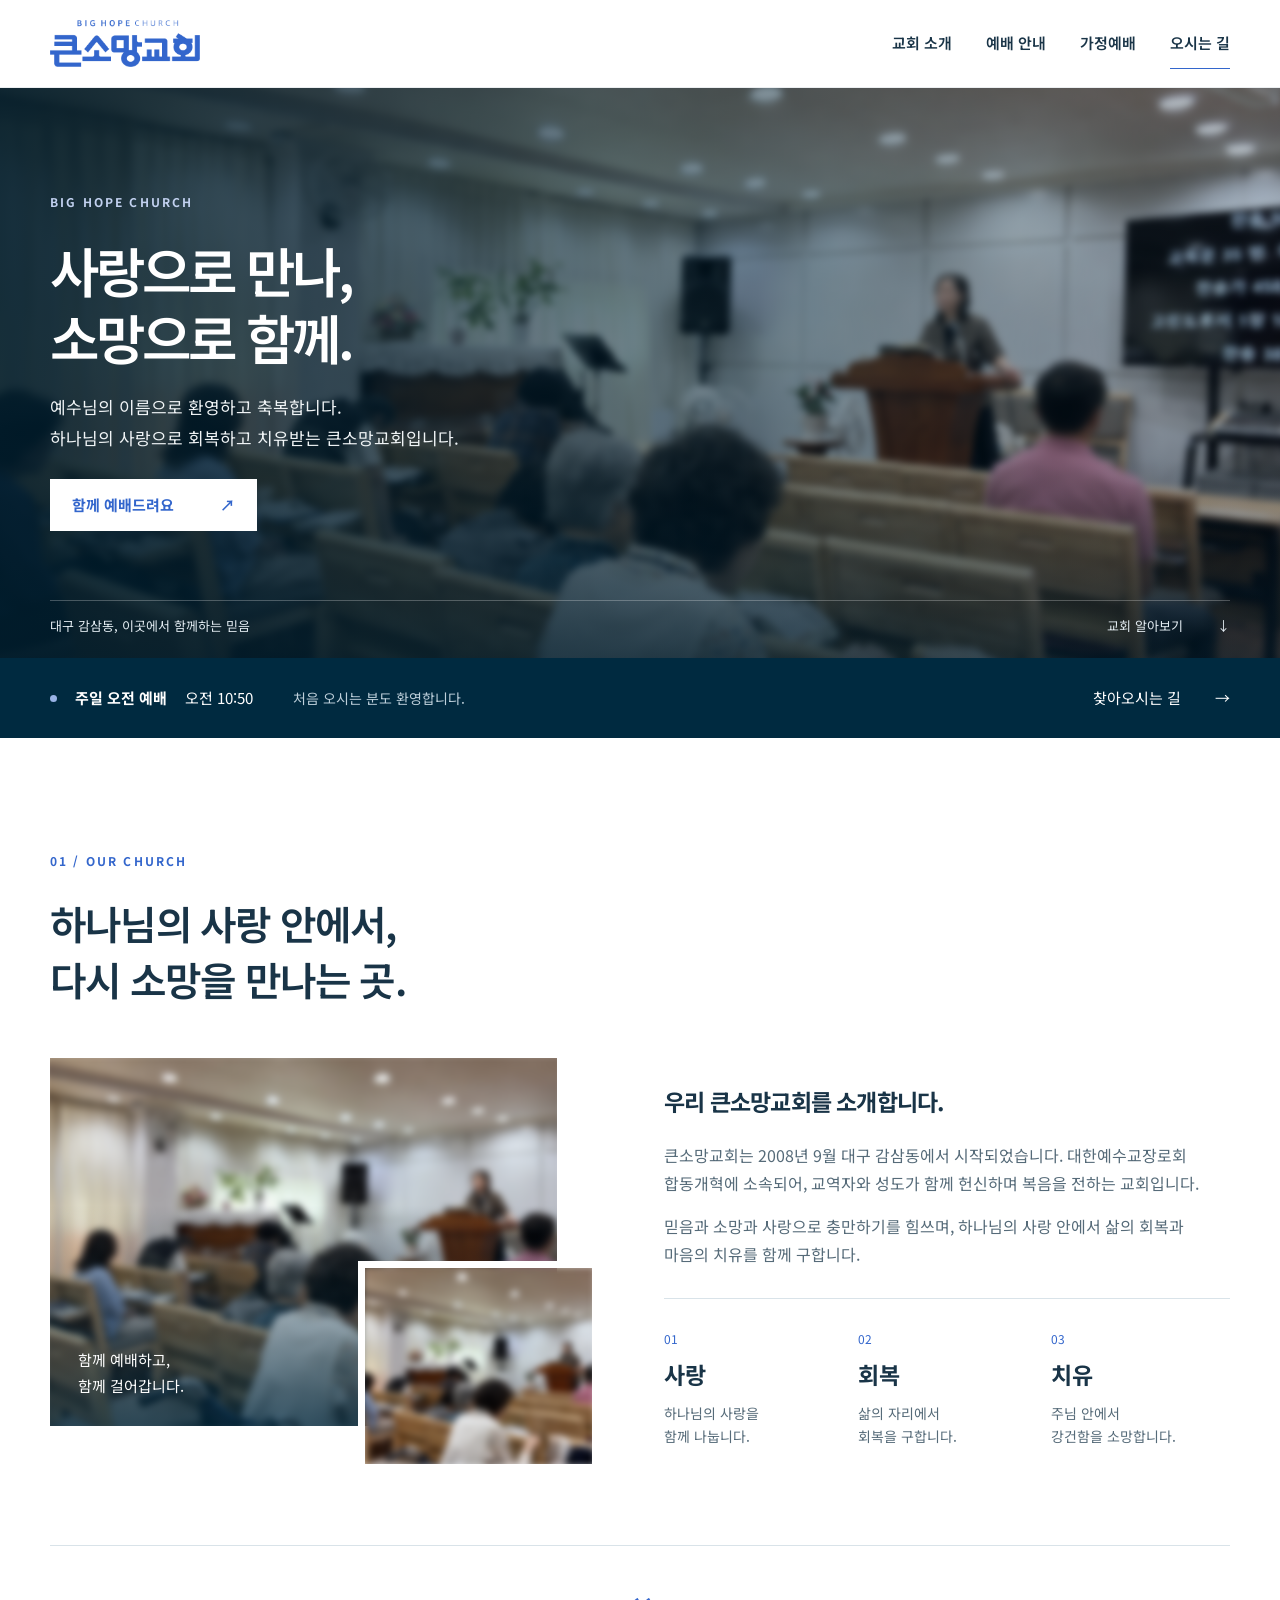
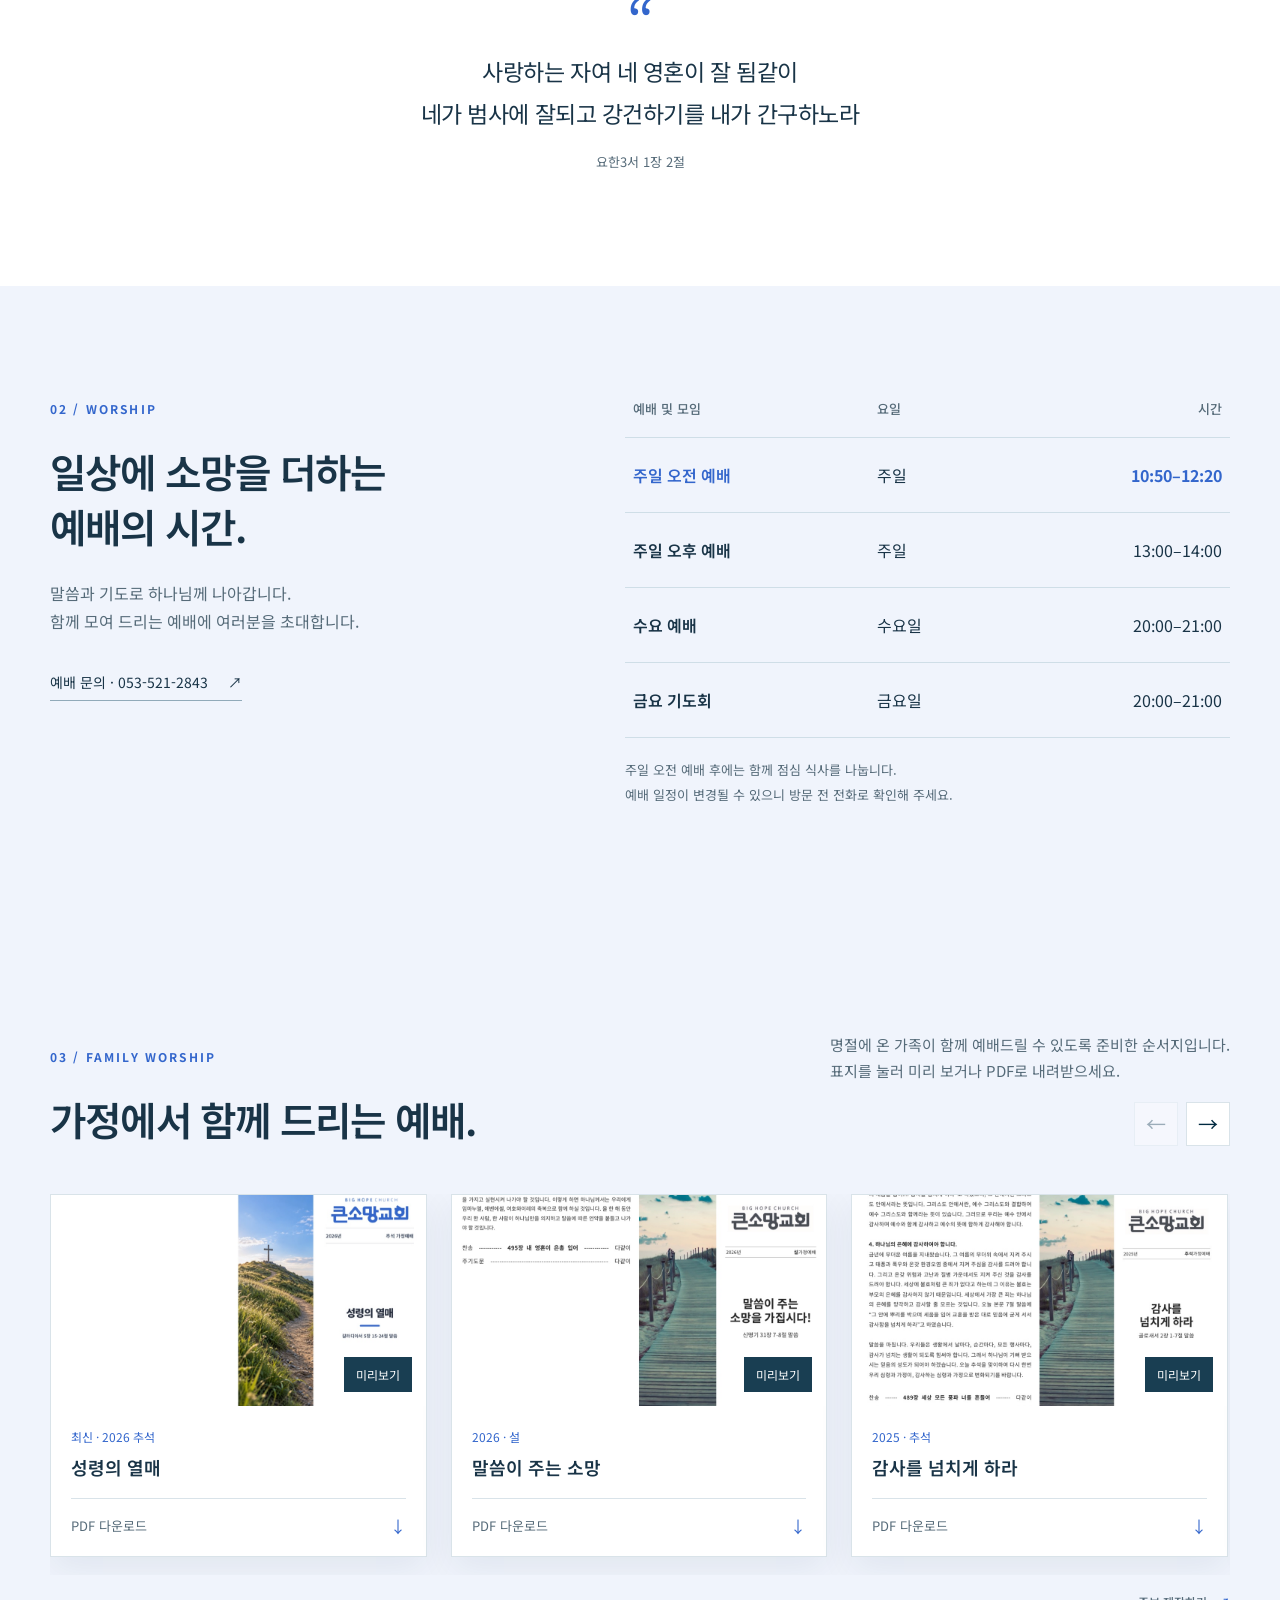
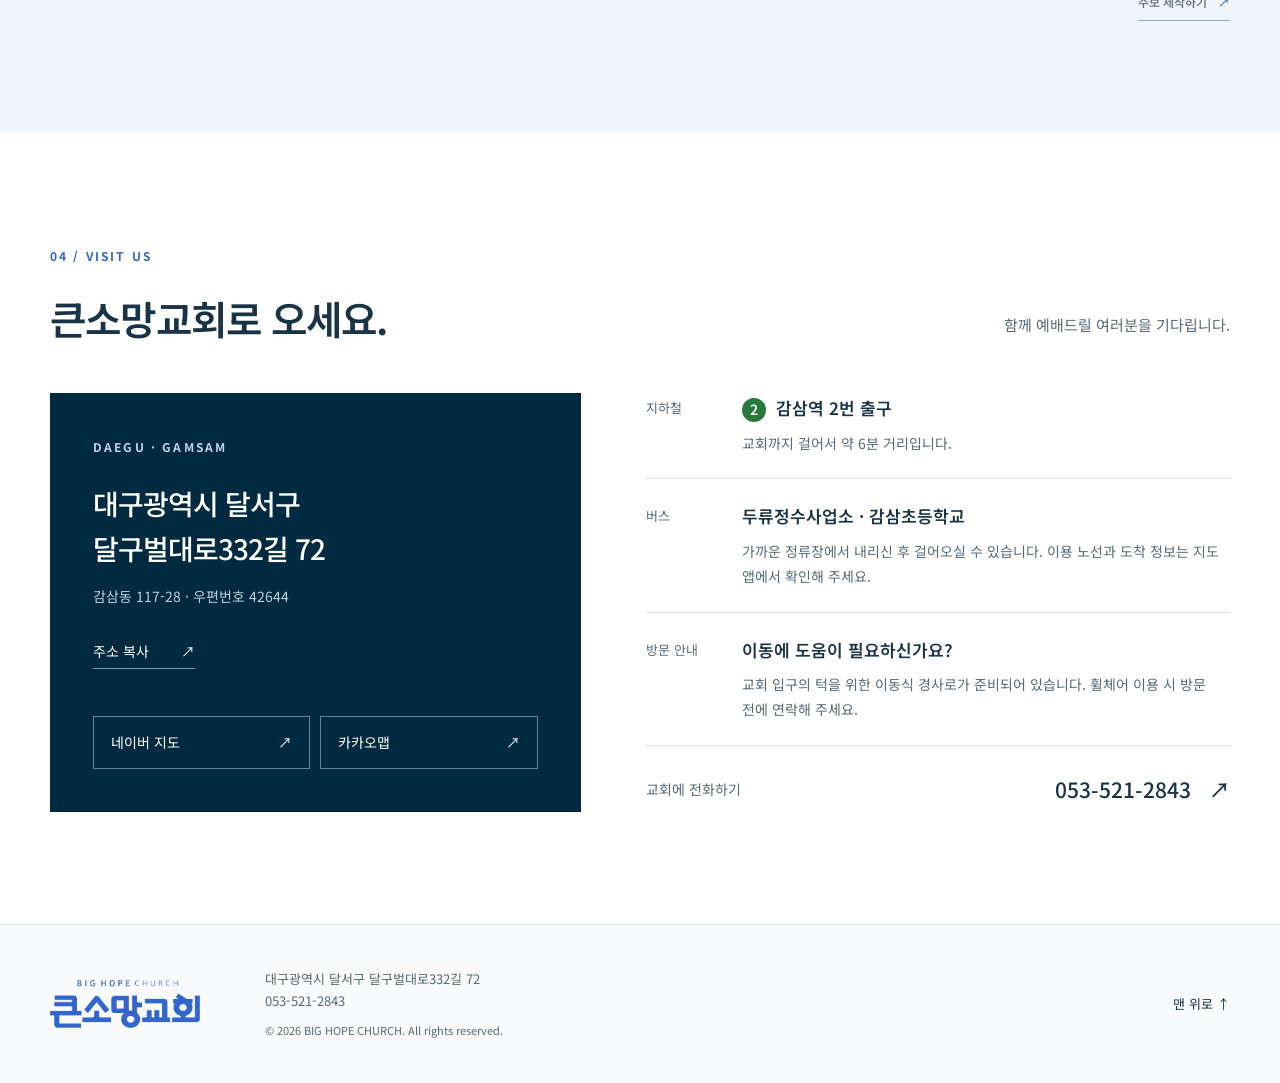
<file: index.html>
<!doctype html>
<html lang="ko">
<head>
  <meta charset="utf-8">
  <meta name="viewport" content="width=device-width, initial-scale=1">
  <meta name="theme-color" content="#002a40">
  <title>대구큰소망교회</title>
  <meta name="description" content="대구큰소망교회는 대구광역시 달서구 감삼동에 위치한 대한예수교장로회 합동개혁 교회입니다. 주일·수요·금요 예배 시간과 교회 소개, 가정예배 순서지, 오시는 길을 안내합니다.">
  <meta name="keywords" content="대구큰소망교회, 큰소망교회, 대구 교회, 달서구 교회, 감삼동 교회, 대구 예배, 감삼역 교회">
  <meta name="robots" content="index, follow, max-image-preview:large">
  <meta name="author" content="대구큰소망교회">
  <link rel="canonical" href="https://bighope.co.kr/">
  <meta property="og:type" content="website">
  <meta property="og:locale" content="ko_KR">
  <meta property="og:site_name" content="대구큰소망교회">
  <meta property="og:title" content="대구큰소망교회">
  <meta property="og:description" content="예수님의 이름으로 환영하고 축복합니다. 대구 감삼동 대구큰소망교회의 예배 시간과 방문 정보를 확인하세요.">
  <meta property="og:url" content="https://bighope.co.kr/">
  <meta property="og:image" content="https://bighope.co.kr/assets/worship-gathering-hero.jpg">
  <meta property="og:image:width" content="2400">
  <meta property="og:image:height" content="1350">
  <meta property="og:image:alt" content="성도들이 함께 예배드리는 대구큰소망교회 예배당">
  <meta name="twitter:card" content="summary_large_image">
  <meta name="twitter:title" content="대구큰소망교회">
  <meta name="twitter:description" content="대구 달서구 감삼동 대구큰소망교회의 예배 및 방문 안내입니다.">
  <meta name="twitter:image" content="https://bighope.co.kr/assets/worship-gathering-hero.jpg">
  <link rel="icon" type="image/png" href="assets/logo.png">
  <link rel="stylesheet" href="styles.css">
  <script src="script.js" defer></script>
  <script type="application/ld+json">
  {
    "@context": "https://schema.org",
    "@type": "Church",
    "@id": "https://bighope.co.kr/#church",
    "name": "대구큰소망교회",
    "alternateName": ["큰소망교회", "BIG HOPE CHURCH"],
    "url": "https://bighope.co.kr/",
    "logo": "https://bighope.co.kr/assets/church-logo-english-top.png",
    "image": "https://bighope.co.kr/assets/worship-gathering-hero.jpg",
    "telephone": "+82-53-521-2843",
    "address": {
      "@type": "PostalAddress",
      "streetAddress": "달구벌대로332길 72",
      "addressLocality": "달서구",
      "addressRegion": "대구광역시",
      "postalCode": "42644",
      "addressCountry": "KR"
    }
  }
  </script>
</head>
<body>
  <a class="skip-link" href="#main">본문 바로가기</a>
  <header class="site-header">
    <div class="container header-inner">
      <a class="brand" href="#home" aria-label="대구큰소망교회 처음으로"><img class="church-wordmark" src="assets/church-logo-english-top.png" width="444" height="142" alt="대구큰소망교회 · BIG HOPE CHURCH"></a>
      <button class="menu-toggle" type="button" aria-controls="main-nav" aria-expanded="false">메뉴 <span aria-hidden="true">☰</span></button>
      <nav id="main-nav" aria-label="주 메뉴"><a href="#about">교회 소개</a><a href="#worship">예배 안내</a><a href="#home-worship">가정예배</a><a href="#visit">오시는 길</a></nav>
    </div>
  </header>
  <main id="main">
    <section id="home" class="hero" aria-labelledby="hero-title">
      <img class="hero-image" src="assets/worship-gathering-hero.jpg" alt="성도들이 함께 예배드리는 큰소망교회 예배당" width="2400" height="1350" fetchpriority="high">
      <div class="hero-shade"></div>
      <div class="container hero-content"><p class="eyebrow light">BIG HOPE CHURCH</p><h1 id="hero-title">사랑으로 만나,<br>소망으로 함께.</h1><p class="hero-description">예수님의 이름으로 환영하고 축복합니다.<br>하나님의 사랑으로 회복하고 치유받는 큰소망교회입니다.</p><a class="button button-white" href="#worship">함께 예배드려요 <span aria-hidden="true">↗</span></a></div>
      <div class="container hero-bottom"><span>대구 감삼동, 이곳에서 함께하는 믿음</span><a href="#about">교회 알아보기 <span aria-hidden="true">↓</span></a></div>
    </section>
    <div class="service-strip"><div class="container strip-inner"><div><span class="status-dot"></span><strong>주일 오전 예배</strong><span>오전 10:50</span></div><p>처음 오시는 분도 환영합니다.</p><a href="#visit">찾아오시는 길 <span aria-hidden="true">→</span></a></div></div>
    <section id="about" class="section about" aria-labelledby="about-title"><div class="container">
      <div class="section-heading"><p class="eyebrow">01 / OUR CHURCH</p><h2 id="about-title">하나님의 사랑 안에서,<br>다시 소망을 만나는 곳.</h2></div>
      <div class="about-grid"><div class="about-photos"><div class="about-photo about-photo-main"><img src="assets/worship-gathering-1.jpg" alt="말씀을 들으며 함께 예배드리는 큰소망교회 성도들" width="1800" height="1013" loading="lazy"><span>함께 예배하고,<br>함께 걸어갑니다.</span></div><div class="about-photo about-photo-small"><img src="assets/worship-gathering-2.jpg" alt="큰소망교회의 주일예배 풍경" width="1400" height="788" loading="lazy"></div></div><div class="about-copy"><h3>우리 큰소망교회를 소개합니다.</h3><p>큰소망교회는 2008년 9월 대구 감삼동에서 시작되었습니다. 대한예수교장로회 합동개혁에 소속되어, 교역자와 성도가 함께 헌신하며 복음을 전하는 교회입니다.</p><p>믿음과 소망과 사랑으로 충만하기를 힘쓰며, 하나님의 사랑 안에서 삶의 회복과 마음의 치유를 함께 구합니다.</p><div class="values"><div><span>01</span><h4>사랑</h4><p>하나님의 사랑을<br>함께 나눕니다.</p></div><div><span>02</span><h4>회복</h4><p>삶의 자리에서<br>회복을 구합니다.</p></div><div><span>03</span><h4>치유</h4><p>주님 안에서<br>강건함을 소망합니다.</p></div></div></div></div>
      <blockquote><span class="quote-mark" aria-hidden="true">“</span><p>사랑하는 자여 네 영혼이 잘 됨같이<br>네가 범사에 잘되고 강건하기를 내가 간구하노라</p><cite>요한3서 1장 2절</cite></blockquote>
    </div></section>
    <section id="worship" class="section worship" aria-labelledby="worship-title"><div class="container worship-grid"><div class="worship-intro"><p class="eyebrow">02 / WORSHIP</p><h2 id="worship-title">일상에 소망을 더하는<br>예배의 시간.</h2><p>말씀과 기도로 하나님께 나아갑니다.<br>함께 모여 드리는 예배에 여러분을 초대합니다.</p><a class="text-link" href="tel:0535212843">예배 문의 · 053-521-2843 <span aria-hidden="true">↗</span></a></div><div class="schedule"><table><caption class="sr-only">큰소망교회 정기 예배 시간</caption><thead><tr><th scope="col">예배 및 모임</th><th scope="col">요일</th><th scope="col">시간</th></tr></thead><tbody><tr class="sunday"><th scope="row">주일 오전 예배</th><td>주일</td><td>10:50–12:20</td></tr><tr><th scope="row">주일 오후 예배</th><td>주일</td><td>13:00–14:00</td></tr><tr><th scope="row">수요 예배</th><td>수요일</td><td>20:00–21:00</td></tr><tr><th scope="row">금요 기도회</th><td>금요일</td><td>20:00–21:00</td></tr></tbody></table><p class="schedule-note">주일 오전 예배 후에는 함께 점심 식사를 나눕니다.<br>예배 일정이 변경될 수 있으니 방문 전 전화로 확인해 주세요.</p></div></div></section>
    <section id="home-worship" class="section home-worship" aria-labelledby="home-worship-title"><div class="container">
      <div class="documents-heading"><div><p class="eyebrow">03 / FAMILY WORSHIP</p><h2 id="home-worship-title">가정에서 함께 드리는 예배.</h2></div><div class="documents-side"><p>명절에 온 가족이 함께 예배드릴 수 있도록 준비한 순서지입니다.<br>표지를 눌러 미리 보거나 PDF로 내려받으세요.</p><div class="document-controls" aria-label="가정예배 순서지 이동"><button id="document-prev" type="button" aria-label="이전 순서지" disabled>←</button><button id="document-next" type="button" aria-label="다음 순서지">→</button></div></div></div>
      <div id="document-track" class="document-grid" aria-label="가정예배 순서지 목록">
        <article class="document-card"><button class="document-preview" type="button" data-pdf="assets/documents/2026-chuseok-family-worship.pdf" data-title="2026 추석 가정예배 순서지"><span class="document-cover"><img src="assets/document-thumbnails/2026-chuseok.jpg" width="1000" height="706" alt="2026 추석 가정예배 순서지 표지" loading="lazy"><span class="preview-label">미리보기</span></span><span class="document-meta"><small>최신 · 2026 추석</small><strong>성령의 열매</strong></span></button><a href="assets/documents/2026-chuseok-family-worship.pdf" download>PDF 다운로드</a></article>
        <article class="document-card"><button class="document-preview" type="button" data-pdf="assets/documents/2026-seollal-family-worship.pdf" data-title="2026 설 가정예배 순서지"><span class="document-cover"><img src="assets/document-thumbnails/2026-seollal.jpg" width="1000" height="691" alt="2026 설 가정예배 순서지 표지" loading="lazy"><span class="preview-label">미리보기</span></span><span class="document-meta"><small>2026 · 설</small><strong>말씀이 주는 소망</strong></span></button><a href="assets/documents/2026-seollal-family-worship.pdf" download>PDF 다운로드</a></article>
        <article class="document-card"><button class="document-preview" type="button" data-pdf="assets/documents/2025-chuseok-family-worship.pdf" data-title="2025 추석 가정예배 순서지"><span class="document-cover"><img src="assets/document-thumbnails/2025-chuseok.jpg" width="1000" height="706" alt="2025 추석 가정예배 순서지 표지" loading="lazy"><span class="preview-label">미리보기</span></span><span class="document-meta"><small>2025 · 추석</small><strong>감사를 넘치게 하라</strong></span></button><a href="assets/documents/2025-chuseok-family-worship.pdf" download>PDF 다운로드</a></article>
        <article class="document-card"><button class="document-preview" type="button" data-pdf="assets/documents/2025-seollal-family-worship.pdf" data-title="2025 설 가정예배 순서지"><span class="document-cover"><img src="assets/document-thumbnails/2025-seollal.jpg" width="1000" height="691" alt="2025 설 가정예배 순서지 표지" loading="lazy"><span class="preview-label">미리보기</span></span><span class="document-meta"><small>2025 · 설</small><strong>세상 속의 성도</strong></span></button><a href="assets/documents/2025-seollal-family-worship.pdf" download>PDF 다운로드</a></article>
        <article class="document-card"><button class="document-preview" type="button" data-pdf="assets/documents/2024-chuseok-family-worship.pdf" data-title="2024 추석 가정예배 순서지"><span class="document-cover"><img src="assets/document-thumbnails/2024-chuseok.jpg" width="1000" height="691" alt="2024 추석 가정예배 순서지 표지" loading="lazy"><span class="preview-label">미리보기</span></span><span class="document-meta"><small>2024 · 추석</small><strong>말씀을 지켜 살아야 할 이유</strong></span></button><a href="assets/documents/2024-chuseok-family-worship.pdf" download>PDF 다운로드</a></article>
        <article class="document-card"><button class="document-preview" type="button" data-pdf="assets/documents/2024-seollal-family-worship.pdf" data-title="2024 설 가정예배 순서지"><span class="document-cover"><img src="assets/document-thumbnails/2024-seollal.jpg" width="1000" height="691" alt="2024 설 가정예배 순서지 표지" loading="lazy"><span class="preview-label">미리보기</span></span><span class="document-meta"><small>2024 · 설</small><strong>약속의 땅을 향하여</strong></span></button><a href="assets/documents/2024-seollal-family-worship.pdf" download>PDF 다운로드</a></article>
      </div>
      <div class="bulletin-builder-link"><a href="bulletin-builder/" rel="nofollow">주보 제작하기 <span aria-hidden="true">↗</span></a></div>
    </div></section>
    <section id="visit" class="section visit" aria-labelledby="visit-title"><div class="container"><div class="visit-heading"><div><p class="eyebrow">04 / VISIT US</p><h2 id="visit-title">큰소망교회로 오세요.</h2></div><p>함께 예배드릴 여러분을 기다립니다.</p></div><div class="visit-grid"><div class="address-panel"><span class="eyebrow light">DAEGU · GAMSAM</span><h3>대구광역시 달서구<br>달구벌대로332길 72</h3><p>감삼동 117-28 · 우편번호 42644</p><button id="copy-address" type="button" class="copy-button">주소 복사 <span aria-hidden="true">↗</span></button><p id="copy-status" class="copy-status" role="status" aria-live="polite"></p><div class="map-links"><a href="https://naver.me/5Tv8i57S" target="_blank" rel="noopener noreferrer">네이버 지도 <span aria-hidden="true">↗</span><span class="sr-only"> (새 창)</span></a><a href="https://kko.to/58W0NsoF6k" target="_blank" rel="noopener noreferrer">카카오맵 <span aria-hidden="true">↗</span><span class="sr-only"> (새 창)</span></a></div></div><div class="directions"><div class="direction-row"><span class="direction-label">지하철</span><div><h3><span class="line-badge">2</span> 감삼역 2번 출구</h3><p>교회까지 걸어서 약 6분 거리입니다.</p></div></div><div class="direction-row"><span class="direction-label">버스</span><div><h3>두류정수사업소 · 감삼초등학교</h3><p>가까운 정류장에서 내리신 후 걸어오실 수 있습니다. 이용 노선과 도착 정보는 지도 앱에서 확인해 주세요.</p></div></div><div class="direction-row"><span class="direction-label">방문 안내</span><div><h3>이동에 도움이 필요하신가요?</h3><p>교회 입구의 턱을 위한 이동식 경사로가 준비되어 있습니다. 휠체어 이용 시 방문 전에 연락해 주세요.</p></div></div><a class="contact-link" href="tel:0535212843"><span>교회에 전화하기</span><strong>053-521-2843 <span aria-hidden="true">↗</span></strong></a></div></div></div></section>
  </main>
  <dialog id="pdf-dialog" class="pdf-dialog" aria-labelledby="pdf-dialog-title"><div class="pdf-dialog-header"><h2 id="pdf-dialog-title">가정예배 순서지</h2><button id="pdf-dialog-close" type="button" aria-label="미리보기 닫기">×</button></div><iframe id="pdf-frame" title="가정예배 순서지 미리보기"></iframe><div class="pdf-dialog-actions"><a id="pdf-open" href="#" target="_blank" rel="noopener noreferrer">새 탭에서 보기</a><a id="pdf-download" href="#" download>PDF 다운로드</a></div></dialog>
  <footer><div class="container footer-inner"><a class="brand footer-brand" href="#home"><img class="church-wordmark" src="assets/church-logo-english-top.png" width="444" height="142" alt="대구큰소망교회 · BIG HOPE CHURCH"></a><div><p>대구광역시 달서구 달구벌대로332길 72</p><p><a href="tel:0535212843">053-521-2843</a></p><small>© <span id="year">2026</span> BIG HOPE CHURCH. All rights reserved.</small></div><a class="back-top" href="#home">맨 위로 ↑</a></div></footer>
</body>
</html>
</file>
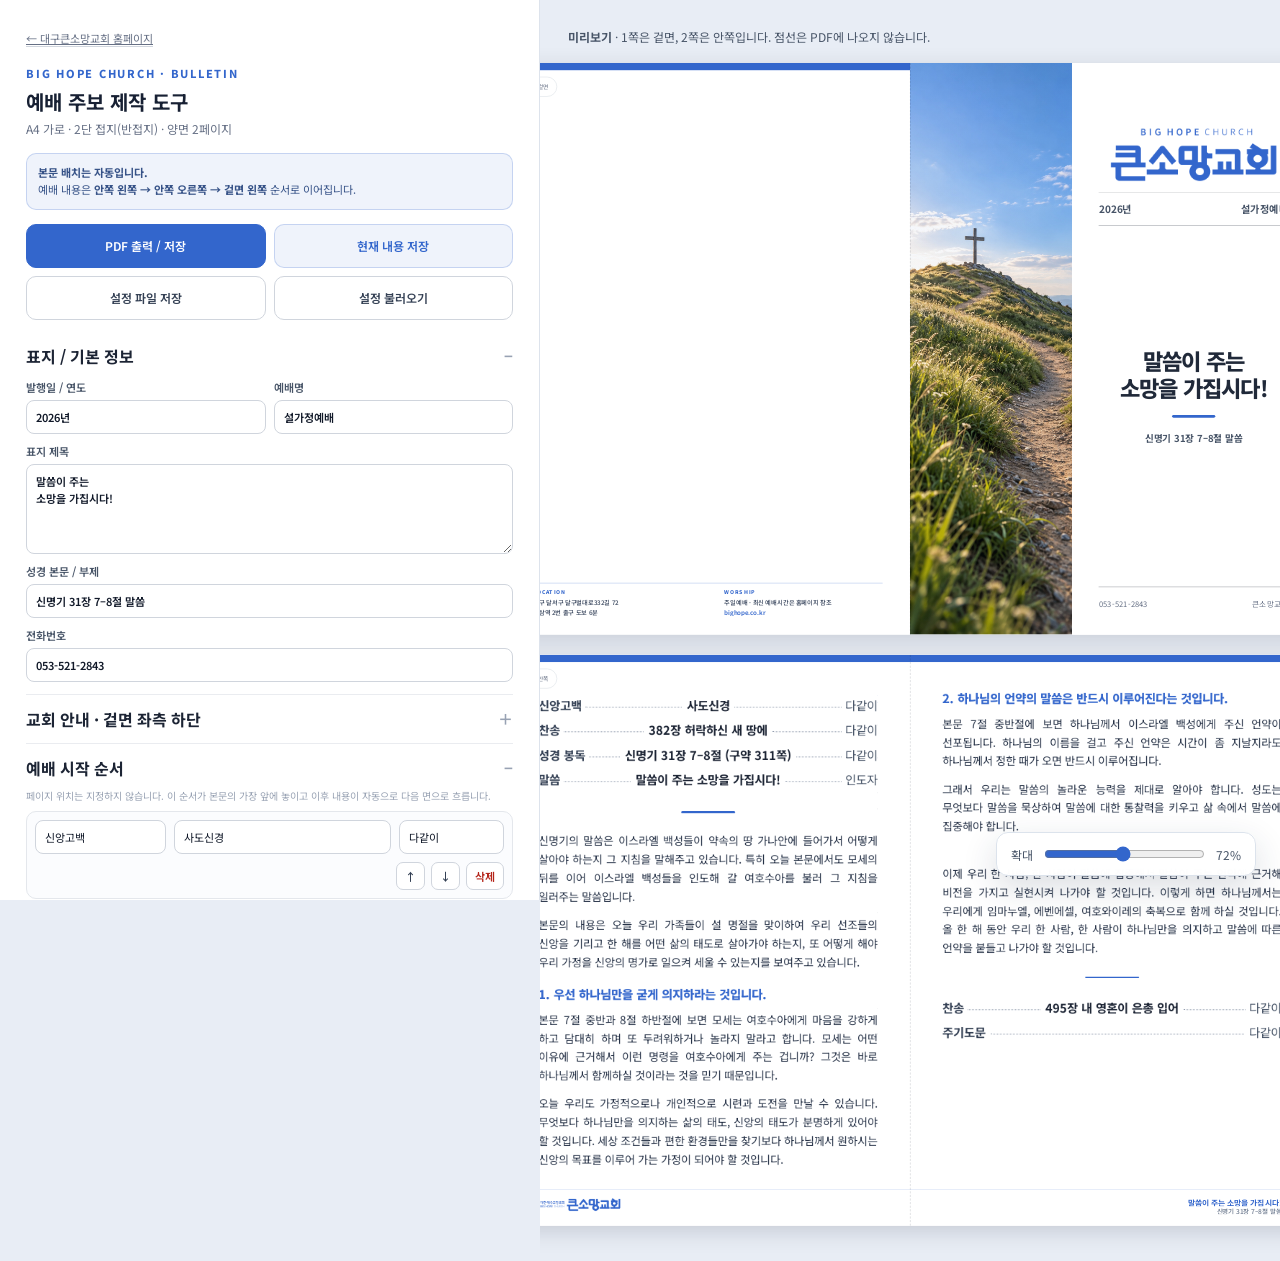
<file: bulletin-builder/index.html>
<!doctype html>
<html lang="ko">
<head>
<meta charset="utf-8">
<meta name="viewport" content="width=device-width,initial-scale=1">
<title>대구큰소망교회 | 예배 주보 제작 도구</title>
<meta name="description" content="대구큰소망교회 예배 주보를 작성하고 A4 양면 PDF로 출력하는 교회 내부 제작 도구입니다.">
<meta name="robots" content="noindex, nofollow, noarchive">
<meta name="theme-color" content="#3366cc">
<link rel="icon" type="image/png" href="../assets/logo.png">
<style>
@import url('https://fonts.googleapis.com/css2?family=Noto+Sans+KR:wght@400;500;600;700;800;900&display=swap');
:root{
  /* Slightly deeper than the church logo blue for print contrast. */
  --accent:#3366cc;
  --accent-rgb:51,102,204;
  --ink:#1c2434;
  --muted:#667085;
  --paper:#fff;
  --body-pt:10.9pt;
  --body-effective-pt:11.55pt;
  --body-lh:1.68;
  --header-title-pt:9.54pt;
  --header-meta-pt:7.74pt;
  --order-pt:12.51pt;
  --section-title-pt:12.61pt;
  --flow-lead-pt:9.54pt;
  --back-footer-pt:6.57pt;
  --cover-meta-pt:10.5pt;
  --cover-title-pt:23.11pt;
  --cover-scripture-pt:9.96pt;
  --cover-footer-pt:7.84pt;
}
*{box-sizing:border-box}
b,strong{font-weight:700}
html,body{margin:0;background:#e8edf5;color:var(--ink);font-family:"Noto Sans KR","Noto Sans CJK KR",sans-serif}
button,input,textarea,select{font-family:"Noto Sans KR","Noto Sans CJK KR",sans-serif}
body{min-height:100vh}
button,input,textarea,select{font:inherit}
button{cursor:pointer}
[hidden]{display:none!important}
.editor-kicker{margin:0 0 8px;color:var(--accent);font-size:11px;font-weight:800;letter-spacing:.16em}
.app{display:grid;grid-template-columns:540px minmax(0,1fr);min-height:100vh}
.editor{height:100vh;overflow:auto;position:sticky;top:0;z-index:20;background:#fff;border-right:1px solid #dde3ec;padding:24px 26px 34px}
.editor-home{display:inline-flex;margin-bottom:18px;color:#667085;font-size:11px;border-bottom:1px solid #d0d5dd}
.editor h1{font-size:20px;line-height:1.3;margin:0 0 4px;color:#172033}
.editor .sub{font-size:12px;color:#667085;line-height:1.65;margin-bottom:14px}
.flow-note{padding:10px 11px;border-radius:10px;background:rgba(var(--accent-rgb),.075);border:1px solid rgba(var(--accent-rgb),.22);font-size:11px;line-height:1.6;color:#365287;margin-bottom:14px}
.actions{display:grid;grid-template-columns:1fr 1fr;gap:8px;margin-bottom:12px}
.btn{border:1px solid #d0d5dd;background:#fff;border-radius:10px;padding:10px 11px;font-weight:600;color:#344054;transition:border-color .18s,background .18s,color .18s,transform .18s}
.actions .btn{display:flex;align-items:center;justify-content:center;min-height:44px;padding:9px 10px;font-size:12px;line-height:1.4;text-align:center}
.btn:hover{border-color:rgba(var(--accent-rgb),.55);color:var(--accent)}
.btn:active{transform:translateY(1px)}
.btn.primary{background:var(--accent);color:#fff;border-color:var(--accent)}
.btn.soft{background:rgba(var(--accent-rgb),.08);border-color:rgba(var(--accent-rgb),.22);color:var(--accent)}
.btn.danger{color:#b42318}
.btn.small{padding:5px 8px;border-radius:7px;font-size:11px}
.notice{display:none;margin:10px 0;padding:9px 10px;border-radius:9px;background:#fff4e5;border:1px solid #f6c56f;color:#7a4b00;font-size:12px;line-height:1.45}
details{border-top:1px solid #eaecf0;padding:12px 0}
details:first-of-type{border-top:0}
summary{font-weight:700;cursor:pointer;list-style:none;display:flex;align-items:center;justify-content:space-between}
summary::-webkit-details-marker{display:none}
summary::after{content:"＋";font-size:15px;color:#98a2b3}
details[open] summary::after{content:"−"}
.form{display:grid;gap:9px;margin-top:11px}.grid2{display:grid;grid-template-columns:1fr 1fr;gap:8px}
label{font-size:11px;color:#475467;font-weight:600;display:grid;gap:5px}
input[type=text],input[type=tel],textarea,select{width:100%;border:1px solid #d0d5dd;border-radius:8px;background:#fff;padding:8px 9px;color:#101828;outline:none}
input:focus,textarea:focus,select:focus{border-color:var(--accent);box-shadow:0 0 0 3px rgba(var(--accent-rgb),.10)}
textarea{resize:vertical;min-height:90px;line-height:1.55}
.tiny{font-size:10px;color:#98a2b3;line-height:1.5}
.range-row{display:grid;grid-template-columns:1fr 58px;gap:8px;align-items:center}.range-row output{font-size:11px;color:#667085;text-align:right}
input[type=range]{width:100%;accent-color:var(--accent)}
.order-list,.section-list{display:grid;gap:8px;margin-top:8px}
.order-item,.section-item{border:1px solid #e4e7ec;border-radius:10px;padding:8px;background:#fbfcfe}
.order-item{display:grid;grid-template-columns:1fr 1.65fr .8fr;gap:8px;align-items:center}
.order-item input{min-width:0;font-size:11px}
.order-item .row-actions{grid-column:1/-1;display:flex;gap:6px;justify-content:flex-end}
.section-item textarea{min-height:120px}
.upload{position:relative;overflow:hidden}.upload input{position:absolute;inset:0;opacity:0;cursor:pointer}
.help-box{font-size:11px;line-height:1.65;background:#f9fafb;border:1px solid #eaecf0;border-radius:10px;padding:10px;color:#475467}
.preview-area{padding:28px;overflow:auto}
.preview-toolbar{max-width:1180px;margin:0 auto 16px;display:flex;gap:10px;align-items:center;justify-content:space-between;color:#475467;font-size:12px}
.preview-toolbar .hint{line-height:1.55}.preview-toolbar .zoom{position:fixed;right:24px;bottom:24px;z-index:90;display:flex;gap:9px;align-items:center;min-width:260px;padding:11px 14px;border:1px solid #dce3ec;border-radius:12px;background:rgba(255,255,255,.96);box-shadow:0 12px 34px rgba(31,48,73,.16);backdrop-filter:blur(8px)}.preview-toolbar input{flex:1}
.sheets{display:grid;gap:28px;justify-content:center;transform-origin:top center}
.sheet{width:297mm;height:210mm;background:#fff;position:relative;overflow:hidden;box-shadow:0 8px 30px rgba(16,24,40,.16);page-break-after:always;break-after:page}
.sheet:last-child{page-break-after:auto;break-after:auto}
.fold-guide{position:absolute;top:0;bottom:0;left:50%;border-left:1px dashed rgba(16,24,40,.17);z-index:50;pointer-events:none}
.panels{display:grid;grid-template-columns:1fr 1fr;width:100%;height:100%}
.panel{position:relative;overflow:hidden;background:#fff}
.screen-only-label{position:absolute;left:4mm;top:5mm;z-index:80;background:rgba(255,255,255,.9);border:1px solid #e4e7ec;border-radius:999px;padding:2mm 3mm;font-size:6pt;color:#667085;pointer-events:none}
.page-tag{position:absolute;right:3.5mm;bottom:2.5mm;font-size:5.5pt;color:#98a2b3;z-index:70}
/* Content panels: all three share exactly the same content viewport dimensions. */
.content-panel::before{content:"";position:absolute;left:0;top:0;right:0;height:2.7mm;background:var(--accent)}
/* No per-page header. Content starts high and a unified footer zone is reserved on all three content pages. */
.flow-viewport{position:absolute;left:12mm;right:12mm;top:13mm;bottom:19mm;overflow:hidden}
.flow-document{height:100%;width:300%;column-count:3;column-gap:0;column-fill:auto;font-size:var(--body-effective-pt);line-height:var(--body-lh);text-align:justify;word-break:keep-all;overflow:visible;transform-origin:left top;will-change:transform}
/* Column offsets are set in JS using each viewport's actual pixel width.
   This avoids Safari/sub-pixel clipping at the left edge of page 2/3. */
.flow-col-0 .flow-document,.flow-col-1 .flow-document,.flow-col-2 .flow-document{transform:translateX(0)}
.flow-content{width:auto}
/* Short accent rules frame the sermon without spanning the whole text column. */
.service-order{position:relative;break-inside:avoid-column;margin:0 0 6.8mm;padding:0 0 6.3mm;border:0}
.service-order::after{content:"";position:absolute;left:50%;bottom:0;width:20mm;height:.7mm;transform:translateX(-50%);background:var(--accent);border-radius:999px}
.service-order.closing{margin-top:7mm;padding-top:5.9mm;padding-bottom:0;border:0}
.service-order.closing::after{display:none}
.service-order.closing::before{content:"";position:absolute;left:50%;top:0;width:20mm;height:.7mm;transform:translateX(-50%);background:var(--accent);border-radius:999px}
.order-row{display:grid;grid-template-columns:minmax(0,1fr) auto minmax(0,1fr);align-items:baseline;column-gap:1.8mm;font-size:var(--order-pt);line-height:1.52;margin:2.4mm 0;break-inside:avoid-column;min-height:1.52em;overflow:hidden;contain:layout paint}
.order-side{display:flex;align-items:baseline;min-width:0;gap:1.2mm;overflow:hidden}
.order-side.left{justify-content:flex-start}.order-side.right{justify-content:flex-end}
.order-side .dotfill{flex:1 1 auto;min-width:3mm;border-bottom:1px dotted #8c98aa;transform:translateY(-.22em)}
.order-row .label,.order-row .detail,.order-row .leader{position:static;background:transparent;padding:0;white-space:nowrap}
.order-row .label{font-weight:700;color:#344054}.order-row .detail{font-weight:700;text-align:center;max-width:76mm;overflow:hidden;text-overflow:ellipsis}.order-row .leader{text-align:right;color:#475467}
/* If there is no middle detail (e.g. 주기도문), use one uninterrupted leader line. */
.order-row.no-detail{grid-template-columns:auto minmax(12mm,1fr) auto;column-gap:1.8mm;overflow:hidden}
.order-row.no-detail>.dotfill{min-width:12mm;border-bottom:1px dotted #8c98aa;transform:translateY(-.22em)}
.order-row .dots{display:none}
.intro-block{margin:0 0 5.4mm;color:#263247}
.intro-block p,.sermon-section p,.conclusion-block p{margin:0 0 3.5mm;color:#263247}
.sermon-section{margin:0 0 4.8mm}
.sermon-section h3{font-size:var(--section-title-pt);line-height:1.42;color:var(--accent);margin:4.2mm 0 2.6mm;break-after:avoid-column;font-weight:800;text-align:left}
.sermon-section h3:first-child{margin-top:0}
.conclusion-block{position:relative;margin:5.5mm 0 4.5mm;padding:5mm 0 0;break-inside:auto}
/* A shorter, centered divider before the conclusion keeps the page lighter than a full-width rule. */
.conclusion-block::before{content:"";position:absolute;top:0;left:50%;width:44%;transform:translateX(-50%);border-top:1.5px solid rgba(var(--accent-rgb),.25)}
.conclusion-block p:first-child{margin-top:0}
.flow-lead{font-size:var(--flow-lead-pt);font-weight:700;color:#5d6b82;letter-spacing:.03em;margin:0 0 4mm;break-after:avoid-column}
.back-panel{background:#fff}
/* Inside sheet: one quiet, sheet-wide footer instead of separate page headers. */
.inside-sheet-footer{position:absolute;left:0;right:0;bottom:0;height:13.5mm;z-index:12;pointer-events:none}
.inside-sheet-footer::before{content:"";position:absolute;left:12mm;right:12mm;top:0;border-top:1px solid rgba(var(--accent-rgb),.16)}
.inside-footer-logo{position:absolute;left:12mm;bottom:4.6mm;width:31mm;height:6.2mm;object-fit:contain;object-position:left center}
.inside-sermon-meta{position:absolute;right:12mm;bottom:4.4mm;max-width:110mm;text-align:right;line-height:1.12}
.inside-sermon-title{font-size:8.1pt;font-weight:700;color:var(--accent);letter-spacing:-.015em;white-space:nowrap;overflow:hidden;text-overflow:ellipsis}
.inside-sermon-scripture{margin-top:.25mm;font-size:6.8pt;font-weight:600;color:#7a8699;white-space:nowrap;overflow:hidden;text-overflow:ellipsis}
/* Outside back: compact church information card in the reserved footer zone. */
.back-info-card{position:absolute;left:10mm;right:10mm;bottom:7mm;height:12mm;border-top:1.2px solid rgba(var(--accent-rgb),.28);padding-top:2mm;z-index:10;color:#566176}
.back-info-grid{display:grid;grid-template-columns:1.05fr .95fr;gap:6mm;align-items:start}
.back-info-block{min-width:0;display:flex;flex-direction:column}
.back-info-label{display:block;font-size:5.4pt;font-weight:800;letter-spacing:.13em;color:var(--accent);margin-bottom:.8mm}
.back-info-value{display:block;font-size:6.45pt;line-height:1.42;font-weight:600;color:#4c586d;word-break:keep-all;white-space:pre-line}
.back-info-site{display:block;margin-top:.55mm;padding:0;border:0;font-size:6.45pt;line-height:1.42;font-weight:600;color:var(--accent);white-space:nowrap;overflow:hidden;text-overflow:ellipsis}
.back-info-block:last-child{height:100%}
.back-info-block:last-child .back-info-site{margin-top:auto}
/* Cover: the folded front is a 40% photo strip + 60% white text area, matching the original church pamphlet. */
.cover{background:#fff;color:var(--ink);display:grid;grid-template-columns:40% 60%}
.cover-photo-side{position:relative;overflow:hidden;background:#dce6f8}
.cover-bg{position:absolute;inset:0;width:100%;height:100%;object-fit:cover;object-position:center 54%}
.cover-shade{position:absolute;inset:0;background:linear-gradient(165deg,rgba(var(--accent-rgb),.075),rgba(var(--accent-rgb),.02) 48%,rgba(0,42,64,.115))}
.cover.no-photo .cover-bg{display:none}.cover.no-photo .cover-photo-side{background:linear-gradient(165deg,#dfe9fb,var(--accent))}.cover.no-photo .cover-shade{display:none}
.cover-body{position:relative;z-index:3;height:100%;padding:12mm 9.5mm 9.5mm 10mm;display:flex;flex-direction:column;background:#fff}
.logo-card{margin-top:12mm;padding:0 0 4mm;border-bottom:1px solid rgba(28,36,52,.22)}
.logo-card img{display:block;width:100%;height:19.5mm;object-fit:contain;object-position:center}
.cover-meta{margin-top:3.2mm;display:flex;justify-content:space-between;align-items:center;font-size:var(--cover-meta-pt);font-weight:700;letter-spacing:.015em;border-bottom:1px solid rgba(28,36,52,.32);padding-bottom:3.2mm;color:#475467}
.cover-title-wrap{flex:1;display:flex;flex-direction:column;justify-content:center;align-items:center;margin:0;text-align:center;transform:translateY(-3.5mm)}
.cover-title{font-size:var(--cover-title-pt);line-height:1.22;font-weight:800;letter-spacing:-.045em;white-space:pre-line;word-break:keep-all;color:#202939}
.cover-title::after{content:"";display:block;width:16mm;height:1.2mm;background:var(--accent);margin:5mm auto 0;border-radius:999px}
.cover-scripture{font-size:var(--cover-scripture-pt);margin-top:5mm;font-weight:700;color:#475467;line-height:1.5}
.cover-footer{border-top:1px solid rgba(28,36,52,.30);padding-top:3.8mm;display:flex;justify-content:space-between;align-items:center;font-size:var(--cover-footer-pt);color:#667085}
@media(max-width:1100px){.app{grid-template-columns:500px minmax(0,1fr)}.preview-area{padding:18px}}
@media(max-width:820px){.app{display:block}.editor{position:relative;height:auto;border-right:0;border-bottom:1px solid #dfe5ee}.preview-area{padding:12px}.preview-toolbar{display:block;height:0;margin:0}.preview-toolbar .hint{display:none}.preview-toolbar .zoom{right:12px;bottom:12px;min-width:210px;padding:10px 12px}}
@page{size:A4 landscape;margin:0}
@media print{
  html,body{background:#fff!important;width:297mm}
  .editor,.preview-toolbar,.screen-only-label,.fold-guide,.page-tag{display:none!important}
  .app,.preview-area{display:block!important;padding:0!important;margin:0!important}
  .sheets{display:block!important;transform:none!important;margin:0!important}
  .sheet{box-shadow:none!important;margin:0!important;width:297mm!important;height:210mm!important}
  *{-webkit-print-color-adjust:exact!important;print-color-adjust:exact!important}
}
</style>
</head>
<body>
<div class="app">
<aside class="editor">
  <a class="editor-home" href="../">← 대구큰소망교회 홈페이지</a>
  <p class="editor-kicker">BIG HOPE CHURCH · BULLETIN</p>
  <h1>예배 주보 제작 도구</h1>
  <div class="sub">A4 가로 · 2단 접지(반접지) · 양면 2페이지</div>
  <div class="flow-note"><b>본문 배치는 자동입니다.</b><br>예배 내용은 <b>안쪽 왼쪽 → 안쪽 오른쪽 → 겉면 왼쪽</b> 순서로 이어집니다.</div>
  <div class="actions">
    <button class="btn primary" id="printBtn">PDF 출력 / 저장</button>
    <button class="btn soft" id="saveBtn">현재 내용 저장</button>
    <button class="btn" id="exportBtn">설정 파일 저장</button>
    <label class="btn upload" style="display:flex;align-items:center;justify-content:center">설정 불러오기<input id="importInput" type="file" accept="application/json"></label>
  </div>
  <div class="notice" id="overflowNotice">본문이 3개 내용 면을 모두 넘었습니다. 본문 글자 크기나 줄간격을 줄이거나 내용을 조금 줄여주세요.</div>

  <details open>
    <summary>표지 / 기본 정보</summary>
    <div class="form">
      <div class="grid2"><label>발행일 / 연도<input id="issueDate" type="text"></label><label>예배명<input id="serviceName" type="text"></label></div>
      <label>표지 제목<textarea id="coverTitle" rows="3"></textarea></label>
      <label>성경 본문 / 부제<input id="scripture" type="text"></label>
      <label>전화번호<input id="phone" type="tel"></label>
    </div>
  </details>

  <details>
    <summary>교회 안내 · 겉면 좌측 하단</summary>
    <div class="form">
      <label>교회 위치<textarea id="churchAddress" rows="2" style="min-height:58px"></textarea></label>
      <label>예배시간 안내<textarea id="worshipInfo" rows="2" style="min-height:58px"></textarea></label>
      <label>웹페이지<input id="website" type="text"></label>
      <div class="tiny">주소와 웹페이지는 큰소망교회 공식 웹사이트 기준으로 넣어두었습니다. 예배시간 문구는 필요에 따라 직접 수정할 수 있습니다.</div>
    </div>
  </details>

  <details open>
    <summary>예배 시작 순서</summary>
    <div class="tiny" style="margin-top:8px">페이지 위치는 지정하지 않습니다. 이 순서가 본문의 가장 앞에 놓이고 이후 내용이 자동으로 다음 면으로 흐릅니다.</div>
    <div id="openingOrderList" class="order-list"></div>
    <button class="btn small soft" id="addOpeningOrderBtn" style="margin-top:8px">+ 순서 추가</button>
  </details>

  <details open>
    <summary>말씀 / 본문</summary>
    <div class="form"><label>도입문<textarea id="introText"></textarea></label></div>
    <div id="sectionList" class="section-list"></div>
    <button class="btn small soft" id="addSectionBtn" style="margin-top:8px">+ 본문 단락 추가</button>
    <div class="form" style="margin-top:12px"><label>마무리 / 정리<textarea id="conclusionText"></textarea></label><div class="tiny">인쇄물에는 별도 제목을 붙이지 않고, 마지막 말씀 문단으로 자연스럽게 이어집니다.</div></div>
  </details>

  <details open>
    <summary>말씀 후 순서</summary>
    <div class="tiny" style="margin-top:8px">찬송, 주기도문 등 말씀 뒤에 이어질 순서입니다. 본문 길이에 따라 안쪽 또는 겉면 왼쪽에 자동 배치됩니다.</div>
    <div id="closingOrderList" class="order-list"></div>
    <button class="btn small soft" id="addClosingOrderBtn" style="margin-top:8px">+ 순서 추가</button>
  </details>

  <details>
    <summary>디자인 / 사진</summary>
    <div class="form">
      <label>전체 인쇄 글자 크기<div class="range-row"><input id="overallScale" type="range" min="90" max="125" step="1"><output id="overallScaleOut"></output></div></label>
      <div class="tiny">예배순서, 소제목, 표지 제목·본문 등 인쇄물 전체 글자에 적용됩니다. 본문은 아래 ‘본문 글자 크기’와 함께 조절됩니다.</div>
      <label>표지 연도 · 예배명 크기<div class="range-row"><input id="coverMetaSize" type="range" min="8" max="15" step="0.1"><output id="coverMetaSizeOut"></output></div></label>
      <label>본문 글자 크기<div class="range-row"><input id="bodySize" type="range" min="9.4" max="13.4" step="0.1"><output id="bodySizeOut"></output></div></label>
      <label>본문 줄간격<div class="range-row"><input id="lineHeight" type="range" min="1.35" max="1.95" step="0.01"><output id="lineHeightOut"></output></div></label>
      <label>표지 사진 푸른 오버레이<div class="range-row"><input id="overlay" type="range" min="0" max="45" step="1"><output id="overlayOut"></output></div></label>
      <label>표지 배경<select id="coverPhotoMode"><option value="photo">첨부 사진 사용</option><option value="solid">푸른색 그라데이션</option></select></label>
      <label class="btn upload" style="display:flex;align-items:center;justify-content:center">표지 배경 이미지 교체<input id="bgInput" type="file" accept="image/*"></label>
      <div class="tiny">큰소망교회 로고와 강조색은 고정되어 있습니다. 로고는 기본값을 크게 잡았고, 표지의 연도와 예배명은 위 전용 슬라이더로 별도 확대할 수 있습니다.</div>
    </div>
  </details>

  <details>
    <summary>출력 안내</summary>
    <div class="help-box" style="margin-top:10px">‘PDF로 출력 / 저장’을 누른 뒤 브라우저 인쇄 창에서 <b>PDF로 저장</b>을 선택하세요. A4, 가로, 배율 100%를 권장합니다. 양면 실물 인쇄는 프린터마다 넘김 방향이 다르므로 먼저 한 장 시험 출력한 뒤 가운데를 반으로 접어 확인하세요.</div>
  </details>
  <button class="btn danger" id="resetBtn" style="width:100%;margin-top:8px">샘플 내용으로 초기화</button>
</aside>

<main class="preview-area">
  <div class="preview-toolbar">
    <div class="hint"><b>미리보기</b> · 1쪽은 겉면, 2쪽은 안쪽입니다. 점선은 PDF에 나오지 않습니다.</div>
    <div class="zoom"><span>확대</span><input id="zoomRange" type="range" min="45" max="100" value="72"><span id="zoomOut">72%</span></div>
  </div>
  <div class="sheets" id="sheets">
    <section class="sheet" id="outsideSheet">
      <div class="screen-only-label">1쪽 · 겉면</div><div class="fold-guide"></div>
      <div class="panels">
        <div class="panel content-panel back-panel flow-col-2">
          <div class="flow-viewport"><div class="flow-document flow-copy"></div></div>
          <div class="back-info-card">
            <div class="back-info-grid">
              <div class="back-info-block"><span class="back-info-label">LOCATION</span><span class="back-info-value" id="backAddress"></span></div>
              <div class="back-info-block"><span class="back-info-label">WORSHIP</span><span class="back-info-value" id="backWorship"></span><span class="back-info-site" id="backWebsite"></span></div>
            </div>
          </div>
        </div>
        <div class="panel cover" id="coverPanel">
          <div class="cover-photo-side"><img class="cover-bg" id="coverBg" alt="표지 배경"><div class="cover-shade" id="coverShade"></div></div>
          <div class="cover-body">
            <div class="logo-card"><img class="fixed-logo" alt="큰소망교회 로고"></div>
            <div class="cover-meta"><span id="issueDatePreview"></span><span id="serviceNamePreview"></span></div>
            <div class="cover-title-wrap"><div class="cover-title" id="coverTitlePreview"></div><div class="cover-scripture" id="scripturePreview"></div></div>
            <div class="cover-footer"><span id="phonePreview"></span><span>큰소망교회</span></div>
          </div>
        </div>
      </div>
      <div class="page-tag">OUTSIDE</div>
    </section>

    <section class="sheet" id="insideSheet">
      <div class="screen-only-label">2쪽 · 안쪽</div><div class="fold-guide"></div>
      <div class="panels">
        <div class="panel content-panel flow-col-0">
          <div class="flow-viewport"><div class="flow-document flow-copy"></div></div>
        </div>
        <div class="panel content-panel flow-col-1">
          <div class="flow-viewport"><div class="flow-document flow-copy"></div></div>
        </div>
      </div>
      <div class="inside-sheet-footer">
        <img class="inside-footer-logo" id="insideFooterLogo" alt="큰소망교회 로고">
        <div class="inside-sermon-meta"><div class="inside-sermon-title" id="insideSermonTitle"></div><div class="inside-sermon-scripture" id="insideSermonScripture"></div></div>
      </div>
      <div class="page-tag">INSIDE</div>
    </section>
  </div>
</main>
</div>
<script>
const ACCENT='#3366cc';
const COVER_LOGO='../assets/church-logo-english-top.png';
const INSIDE_LOGO='assets/inside-logo.png';
const defaultState={
  issueDate:'2026년',serviceName:'설가정예배',
  coverTitle:'말씀이 주는\n소망을 가집시다!',scripture:'신명기 31장 7–8절 말씀',phone:'053-521-2843',
  churchAddress:'대구 달서구 달구벌대로332길 72\n감삼역 2번 출구 도보 6분',
  worshipInfo:'주일예배 · 최신 예배시간은 홈페이지 참조',
  website:'bighope.co.kr',
  openingOrders:[
    {label:'신앙고백',detail:'사도신경',leader:'다같이'},
    {label:'찬송',detail:'382장 허락하신 새 땅에',leader:'다같이'},
    {label:'성경 봉독',detail:'신명기 31장 7–8절 (구약 311쪽)',leader:'다같이'},
    {label:'말씀',detail:'말씀이 주는 소망을 가집시다!',leader:'인도자'}
  ],
  introText:'신명기의 말씀은 이스라엘 백성들이 약속의 땅 가나안에 들어가서 어떻게 살아야 하는지 그 지침을 말해주고 있습니다. 특히 오늘 본문에서도 모세의 뒤를 이어 이스라엘 백성들을 인도해 갈 여호수아를 불러 그 지침을 일러주는 말씀입니다.\n\n본문의 내용은 오늘 우리 가족들이 설 명절을 맞이하여 우리 선조들의 신앙을 기리고 한 해를 어떤 삶의 태도로 살아가야 하는지, 또 어떻게 해야 우리 가정을 신앙의 명가로 일으켜 세울 수 있는지를 보여주고 있습니다.',
  sections:[
    {heading:'1. 우선 하나님만을 굳게 의지하라는 것입니다.',body:'본문 7절 중반과 8절 하반절에 보면 모세는 여호수아에게 마음을 강하게 하고 담대히 하며 또 두려워하거나 놀라지 말라고 합니다. 모세는 어떤 이유에 근거해서 이런 명령을 여호수아에게 주는 겁니까? 그것은 바로 하나님께서 함께하실 것이라는 것을 믿기 때문입니다.\n\n오늘 우리도 가정적으로나 개인적으로 시련과 도전을 만날 수 있습니다. 무엇보다 하나님만을 의지하는 삶의 태도, 신앙의 태도가 분명하게 있어야 할 것입니다. 세상 조건들과 편한 환경들만을 찾기보다 하나님께서 원하시는 신앙의 목표를 이루어 가는 가정이 되어야 할 것입니다.'},
    {heading:'2. 하나님의 언약의 말씀은 반드시 이루어진다는 것입니다.',body:'본문 7절 중반절에 보면 하나님께서 이스라엘 백성에게 주신 언약이 선포됩니다. 하나님의 이름을 걸고 주신 언약은 시간이 좀 지날지라도 하나님께서 정한 때가 오면 반드시 이루어집니다.\n\n그래서 우리는 말씀의 놀라운 능력을 제대로 알아야 합니다. 성도는 무엇보다 말씀을 묵상하여 말씀에 대한 통찰력을 키우고 삶 속에서 말씀에 집중해야 합니다.'}
  ],
  conclusionText:'이제 우리 한 사람, 한 사람이 말씀에 집중해서 말씀이 주는 언약에 근거해 비전을 가지고 실현시켜 나가야 할 것입니다. 이렇게 하면 하나님께서는 우리에게 임마누엘, 에벤에셀, 여호와이레의 축복으로 함께 하실 것입니다. 올 한 해 동안 우리 한 사람, 한 사람이 하나님만을 의지하고 말씀에 따른 언약을 붙들고 나가야 할 것입니다.',
  closingOrders:[
    {label:'찬송',detail:'495장 내 영혼이 은총 입어',leader:'다같이'},
    {label:'주기도문',detail:'',leader:'다같이'}
  ],
  overallScale:106,coverMetaSize:10.5,bodySize:10.9,lineHeight:1.68,overlay:10,coverPhotoMode:'photo',bgSrc:'assets/cross-hill-background-v2.jpg'
};
let state=JSON.parse(JSON.stringify(defaultState));
const $=s=>document.querySelector(s), $$=s=>[...document.querySelectorAll(s)];
function esc(s=''){return String(s).replace(/[&<>"']/g,m=>({'&':'&amp;','<':'&lt;','>':'&gt;','"':'&quot;',"'":'&#39;'}[m]));}
function paras(text=''){return String(text).split(/\n\s*\n/).filter(x=>x.trim()).map(p=>`<p>${esc(p).replace(/\n/g,'<br>')}</p>`).join('');}
function orderHtml(o){
  const detail=String(o.detail||'').trim();
  if(!detail){
    return `<div class="order-row no-detail"><span class="label">${esc(o.label)}</span><span class="dotfill"></span><span class="leader">${esc(o.leader)}</span></div>`;
  }
  return `<div class="order-row"><span class="order-side left"><span class="label">${esc(o.label)}</span><span class="dotfill"></span></span><span class="detail">${esc(o.detail)}</span><span class="order-side right"><span class="dotfill"></span><span class="leader">${esc(o.leader)}</span></span></div>`;
}
function flowHtml(){
  const open=state.openingOrders.length?`<div class="service-order">${state.openingOrders.map(orderHtml).join('')}</div>`:'';
  const intro=state.introText.trim()?`<div class="intro-block">${paras(state.introText)}</div>`:'';
  const secs=state.sections.map(s=>`<section class="sermon-section"><h3>${esc(s.heading)}</h3>${paras(s.body)}</section>`).join('');
  const conclusion=state.conclusionText&&state.conclusionText.trim()?`<div class="conclusion-block">${paras(state.conclusionText)}</div>`:'';
  const close=state.closingOrders.length?`<div class="service-order closing">${state.closingOrders.map(orderHtml).join('')}</div>`:'';
  return `<div class="flow-content">${open}${intro}${secs}${conclusion}${close}</div>`;
}
function renderOrderEditor(listId,key){
  const root=$('#'+listId);
  root.innerHTML=state[key].map((o,i)=>`<div class="order-item" data-i="${i}"><input type="text" data-k="label" value="${esc(o.label)}" placeholder="항목"><input type="text" data-k="detail" value="${esc(o.detail)}" placeholder="내용"><input type="text" data-k="leader" value="${esc(o.leader)}" placeholder="담당"><div class="row-actions"><button class="btn small" data-move="up">↑</button><button class="btn small" data-move="down">↓</button><button class="btn small danger" data-delete>삭제</button></div></div>`).join('');
  root.querySelectorAll('.order-item').forEach(el=>{const i=+el.dataset.i;el.querySelectorAll('input').forEach(inp=>inp.addEventListener('input',()=>{state[key][i][inp.dataset.k]=inp.value;render();}));el.querySelector('[data-delete]').addEventListener('click',()=>{state[key].splice(i,1);renderEditors();render();});el.querySelector('[data-move="up"]').addEventListener('click',()=>{if(i>0){[state[key][i-1],state[key][i]]=[state[key][i],state[key][i-1]];renderEditors();render();}});el.querySelector('[data-move="down"]').addEventListener('click',()=>{if(i<state[key].length-1){[state[key][i+1],state[key][i]]=[state[key][i],state[key][i+1]];renderEditors();render();}});});
}
function renderSectionsEditor(){
  $('#sectionList').innerHTML=state.sections.map((s,i)=>`<div class="section-item" data-i="${i}"><label>소제목<input data-k="heading" value="${esc(s.heading)}"></label><label style="margin-top:7px">본문<textarea data-k="body">${esc(s.body)}</textarea></label><div style="display:flex;justify-content:flex-end;margin-top:6px"><button class="btn small danger" data-delete>단락 삭제</button></div></div>`).join('');
  $$('#sectionList .section-item').forEach(el=>{const i=+el.dataset.i;el.querySelectorAll('input,textarea').forEach(inp=>inp.addEventListener('input',()=>{state.sections[i][inp.dataset.k]=inp.value;render();}));el.querySelector('[data-delete]').addEventListener('click',()=>{state.sections.splice(i,1);renderSectionsEditor();render();});});
}
function renderEditors(){renderOrderEditor('openingOrderList','openingOrders');renderOrderEditor('closingOrderList','closingOrders');renderSectionsEditor();}
const fieldMap={issueDate:'issueDate',serviceName:'serviceName',coverTitle:'coverTitle',scripture:'scripture',phone:'phone',churchAddress:'churchAddress',worshipInfo:'worshipInfo',website:'website',introText:'introText',conclusionText:'conclusionText'};
Object.entries(fieldMap).forEach(([id,key])=>$('#'+id).addEventListener('input',e=>{state[key]=e.target.value;render();}));
$('#overallScale').addEventListener('input',e=>{state.overallScale=+e.target.value;render();});
$('#coverMetaSize').addEventListener('input',e=>{state.coverMetaSize=+e.target.value;render();});
$('#bodySize').addEventListener('input',e=>{state.bodySize=+e.target.value;render();});
$('#lineHeight').addEventListener('input',e=>{state.lineHeight=+e.target.value;render();});
$('#overlay').addEventListener('input',e=>{state.overlay=+e.target.value;render();});
$('#coverPhotoMode').addEventListener('input',e=>{state.coverPhotoMode=e.target.value;render();});
$('#bgInput').addEventListener('change',()=>{const f=$('#bgInput').files[0];if(!f)return;const r=new FileReader();r.onload=()=>{state.bgSrc=r.result;render();};r.readAsDataURL(f);});
$('#addOpeningOrderBtn').addEventListener('click',()=>{state.openingOrders.push({label:'예배 순서',detail:'내용',leader:'다같이'});renderEditors();render();});
$('#addClosingOrderBtn').addEventListener('click',()=>{state.closingOrders.push({label:'예배 순서',detail:'내용',leader:'다같이'});renderEditors();render();});
$('#addSectionBtn').addEventListener('click',()=>{state.sections.push({heading:`${state.sections.length+1}. 새 소제목`,body:'내용을 입력하세요.'});renderSectionsEditor();render();});
$('#printBtn').addEventListener('click',()=>{alignFlowColumns();window.print();});
$('#saveBtn').addEventListener('click',()=>{try{localStorage.setItem('bigHopeBulletinBuilderV13',JSON.stringify(state));$('#saveBtn').textContent='저장됨 ✓';setTimeout(()=>$('#saveBtn').textContent='현재 내용 저장',1200);}catch(e){alert('브라우저 저장 공간이 부족할 수 있습니다. 설정 파일 저장을 사용해주세요.');}});
$('#exportBtn').addEventListener('click',()=>{const blob=new Blob([JSON.stringify(state,null,2)],{type:'application/json'});const a=document.createElement('a');a.href=URL.createObjectURL(blob);a.download='big-hope-bulletin-settings.json';a.click();setTimeout(()=>URL.revokeObjectURL(a.href),1000);});
$('#importInput').addEventListener('change',()=>{const f=$('#importInput').files[0];if(!f)return;const r=new FileReader();r.onload=()=>{try{const x=JSON.parse(r.result);state={...JSON.parse(JSON.stringify(defaultState)),...x};state.openingOrders=x.openingOrders||state.openingOrders;state.closingOrders=x.closingOrders||state.closingOrders;state.sections=x.sections||state.sections;syncEditor();render();}catch(e){alert('설정 파일을 읽을 수 없습니다.');}};r.readAsText(f);});
$('#resetBtn').addEventListener('click',()=>{if(confirm('현재 입력을 지우고 큰소망교회 샘플 내용으로 되돌릴까요?')){state=JSON.parse(JSON.stringify(defaultState));syncEditor();render();}});
$('#zoomRange').addEventListener('input',e=>{const z=+e.target.value/100;$('#sheets').style.transform=`scale(${z})`;$('#sheets').style.marginBottom=`-${(1-z)*2*210*3.78}px`;$('#zoomOut').textContent=e.target.value+'%';requestAnimationFrame(alignFlowColumns);});
function syncEditor(){Object.entries(fieldMap).forEach(([id,key])=>$('#'+id).value=state[key]??'');$('#overallScale').value=state.overallScale??106;$('#coverMetaSize').value=state.coverMetaSize??10.5;$('#bodySize').value=state.bodySize;$('#lineHeight').value=state.lineHeight;$('#overlay').value=state.overlay;$('#coverPhotoMode').value=state.coverPhotoMode;renderEditors();}
function alignFlowColumns(){
  $$('.flow-viewport').forEach(v=>{
    const d=v.querySelector('.flow-document');
    if(!d)return;
    const panel=v.closest('.flow-col-0,.flow-col-1,.flow-col-2');
    const idx=panel?.classList.contains('flow-col-2')?2:(panel?.classList.contains('flow-col-1')?1:0);
    const w=v.clientWidth;
    if(!w)return;
    d.style.width=(w*3)+'px';
    d.style.columnCount='3';
    d.style.columnGap='0px';
    // Translate by the exact viewport width. Neighboring fragments stay fully outside the clip edge.
    d.style.transform=`translateX(${-idx*w}px)`;
  });
}
function checkOverflow(){requestAnimationFrame(()=>{alignFlowColumns();const d=$('.flow-col-0 .flow-document');const overflow=d.scrollWidth>d.clientWidth+2;$('#overflowNotice').style.display=overflow?'block':'none';});}
function render(){
  const scale=(state.overallScale??106)/100;
  const setPt=(name,base)=>document.documentElement.style.setProperty(name,(base*scale).toFixed(2)+'pt');
  document.documentElement.style.setProperty('--body-pt',state.bodySize+'pt');
  document.documentElement.style.setProperty('--body-effective-pt',(state.bodySize*scale).toFixed(2)+'pt');
  document.documentElement.style.setProperty('--body-lh',state.lineHeight);
  setPt('--header-title-pt',9);setPt('--header-meta-pt',7.3);setPt('--order-pt',11.8);setPt('--section-title-pt',11.9);setPt('--flow-lead-pt',9);setPt('--back-footer-pt',6.2);setPt('--cover-title-pt',21.8);setPt('--cover-scripture-pt',9.4);setPt('--cover-footer-pt',7.4);
  document.documentElement.style.setProperty('--cover-meta-pt',(state.coverMetaSize??10.5)+'pt');
  $('#overallScaleOut').textContent=(state.overallScale??106)+'%';$('#coverMetaSizeOut').textContent=(state.coverMetaSize??10.5).toFixed(1)+'pt';$('#bodySizeOut').textContent=state.bodySize.toFixed(1)+'pt';$('#lineHeightOut').textContent=state.lineHeight.toFixed(2);$('#overlayOut').textContent=state.overlay+'%';
  $$('.fixed-logo').forEach(i=>i.src=COVER_LOGO);$('.cover-bg').src=state.bgSrc;
  const insideLogo=$('#insideFooterLogo');if(insideLogo)insideLogo.src=INSIDE_LOGO;
  $('#issueDatePreview').textContent=state.issueDate;$('#serviceNamePreview').textContent=state.serviceName;$('#coverTitlePreview').textContent=state.coverTitle;$('#scripturePreview').textContent=state.scripture;$('#phonePreview').textContent=state.phone;
  $('#insideSermonTitle').textContent=state.coverTitle.replace(/\n/g,' ');$('#insideSermonScripture').textContent=state.scripture;
  $('#backAddress').textContent=state.churchAddress||'';$('#backWorship').textContent=state.worshipInfo||'';$('#backWebsite').textContent=state.website||'';
  const html=flowHtml();$$('.flow-copy').forEach(x=>x.innerHTML=html);
  $('#coverPanel').classList.toggle('no-photo',state.coverPhotoMode==='solid');const o=state.overlay/100;$('#coverShade').style.background=`linear-gradient(165deg,rgba(51,102,204,${o*.75}),rgba(51,102,204,${o*.2}) 48%,rgba(0,42,64,${o*1.15}))`;
  checkOverflow();
}
try{const saved=localStorage.getItem('bigHopeBulletinBuilderV13')||localStorage.getItem('bigHopeBulletinBuilderV10')||localStorage.getItem('bigHopeBulletinBuilderV9')||localStorage.getItem('bigHopeBulletinBuilderV8')||localStorage.getItem('bigHopeBulletinBuilderV7')||localStorage.getItem('bigHopeBulletinBuilderV6')||localStorage.getItem('bigHopeBulletinBuilderV5')||localStorage.getItem('bigHopeBulletinBuilderV3');if(saved){const x=JSON.parse(saved);if(typeof x.bgSrc==='string'&&(x.bgSrc.length===1928211||x.bgSrc==='assets/cover-background.jpg'||x.bgSrc==='assets/cross-hill-background.jpg'))x.bgSrc=defaultState.bgSrc;state={...state,...x};}}catch(e){}
window.addEventListener('resize',()=>requestAnimationFrame(alignFlowColumns));window.addEventListener('beforeprint',alignFlowColumns);
syncEditor();render();$('#zoomRange').dispatchEvent(new Event('input'));
</script>
</body>
</html>
</file>
<file: styles.css>
@charset "UTF-8";
:root{--navy:#002a40;--blue:#3366cc;--ink:#193447;--muted:#566b79;--pale:#f0f4fc;--line:#d9e3e9;--white:#fff;--header:88px}
*{box-sizing:border-box}html{scroll-behavior:smooth;scroll-padding-top:calc(var(--header) + 24px)}body{margin:0;color:var(--ink);font-family:-apple-system,BlinkMacSystemFont,"Apple SD Gothic Neo","Malgun Gothic","Noto Sans KR",sans-serif;font-size:16px;line-height:1.75;word-break:keep-all}a{color:inherit;text-decoration:none}button{font:inherit;cursor:pointer}img{max-width:100%;display:block}h1,h2,h3,h4,p{margin:0}a,button{-webkit-tap-highlight-color:transparent}a:focus-visible,button:focus-visible{outline:3px solid #e99423;outline-offset:6px}button:hover,a:hover{transition:color .2s,background .2s}.container{width:min(1180px,calc(100% - 96px));margin-inline:auto}.sr-only{position:absolute;width:1px;height:1px;margin:-1px;overflow:hidden;clip-path:inset(50%);white-space:nowrap}.skip-link{position:fixed;top:-100px;left:20px;z-index:30;padding:10px 20px;background:white;color:var(--navy)}.skip-link:focus{top:12px}.site-header{height:var(--header);position:sticky;top:0;z-index:20;background:rgba(255,255,255,.97);border-bottom:1px solid rgba(0,42,64,.08)}.header-inner{display:flex;justify-content:space-between;align-items:center;height:100%}.brand{display:flex;align-items:center;gap:12px}.brand img{object-fit:contain;width:36px;height:46px}.brand small{display:block;font-size:11px;letter-spacing:.035em;line-height:1.6}.brand strong{display:block;font-size:26px;line-height:1.3;letter-spacing:-1px}.header-inner nav{display:flex;align-items:center;gap:42px;font-size:15px;font-weight:600}.header-inner nav a{padding:12px 0}.header-inner nav a:hover,.header-inner nav a[aria-current]{color:var(--blue)}.header-inner nav a:last-child{border-bottom:1px solid var(--blue)}.header-inner nav span{margin-left:16px}.menu-toggle{display:none}.hero{position:relative;min-height:660px;height:min(760px,calc(100svh - 88px));color:#fff;background:var(--navy);isolation:isolate;display:flex;align-items:center}.hero-image,.hero-shade{position:absolute;inset:0;width:100%;height:100%;z-index:-2}.hero-image{object-fit:cover;object-position:center 53%}.hero-shade{z-index:-1;background:linear-gradient(90deg,rgba(0,28,43,.86),rgba(0,29,45,.48) 56%,rgba(0,24,38,.23)),linear-gradient(0deg,rgba(0,24,38,.65),transparent 35%)}.hero-content{padding-bottom:38px}.eyebrow{color:var(--blue);font-weight:700;font-size:12px;letter-spacing:.18em;margin-bottom:24px}.eyebrow.light{color:#c2d1f0}.hero h1{font-size:clamp(44px,5.3vw,72px);font-weight:600;letter-spacing:-.055em;line-height:1.28}.hero-description{margin:28px 0 34px;color:#f0f4f6;font-size:18px;line-height:1.9}.button{display:inline-flex;align-items:center;justify-content:space-between;gap:46px;padding:15px 25px;font-size:15px;font-weight:700}.button-white{background:#fff;color:var(--blue)}.button-white:hover{background:#e5edff}.hero-bottom{position:absolute;bottom:28px;left:0;right:0;display:flex;justify-content:space-between;align-items:center;border-top:1px solid #ffffff40;padding-top:20px;font-size:13px;color:#e3ecf2}.hero-bottom a span{margin-left:30px}.service-strip{background:var(--navy);color:white}.strip-inner{min-height:89px;display:flex;align-items:center;gap:40px;font-size:15px}.strip-inner>div{display:flex;align-items:center;gap:18px}.status-dot{width:7px;height:7px;background:#99b3e6;border-radius:50%}.strip-inner p{color:#bed0db;font-size:14px}.strip-inner>a{margin-left:auto}.strip-inner>a span{margin-left:30px}.section{padding:112px 0}.section h2{font-size:clamp(30px,3.1vw,43px);line-height:1.4;letter-spacing:-.045em;font-weight:600}.section-heading{margin-bottom:52px}.about-grid{display:grid;grid-template-columns:1fr 1.03fr;gap:65px;align-items:center}.about-photo{position:relative;align-self:stretch;min-height:365px;overflow:hidden}.about-photo img{width:100%;height:100%;object-fit:cover}.about-photo:after{content:"";position:absolute;inset:40% 0 0;background:linear-gradient(transparent,#002a40b8)}.about-photo>span{position:absolute;bottom:26px;left:28px;color:white;z-index:1;font-size:15px}.about-copy h3{font-size:23px;margin-bottom:20px;letter-spacing:-.035em}.about-copy>p{color:var(--muted);margin-bottom:15px}.values{display:grid;grid-template-columns:repeat(3,1fr);margin-top:30px;border-top:1px solid var(--line);padding-top:24px;gap:15px}.values span{font-size:12px;color:var(--blue)}.values h4{font-size:23px;margin:3px 0 7px}.values p{font-size:14px;color:var(--muted);line-height:1.65}blockquote{text-align:center;margin:74px 0 0;border-top:1px solid var(--line);padding-top:43px}.quote-mark{font-family:Georgia,serif;color:var(--blue);font-size:58px;line-height:1}blockquote p{font-family:Georgia,"AppleMyungjo","Batang",serif;font-size:23px;line-height:1.85;letter-spacing:-.02em}blockquote cite{display:block;margin-top:16px;font-style:normal;font-size:13px;color:var(--muted)}.worship{background:var(--pale)}.worship-grid{display:grid;grid-template-columns:1fr 1.2fr;gap:70px}.worship-intro>p:not(.eyebrow){margin-top:25px;color:var(--muted)}.text-link{display:inline-block;margin-top:35px;font-size:14px;border-bottom:1px solid #91aab9;padding-bottom:6px}.text-link span{margin-left:16px}.schedule table{width:100%;border-collapse:collapse;font-size:16px}.schedule th,.schedule td{text-align:left;padding:23px 8px;border-bottom:1px solid #cfdee7}.schedule thead th{font-size:13px;font-weight:500;color:var(--muted);padding-top:0;padding-bottom:17px}.schedule tbody th{font-weight:600}.schedule td:last-child{text-align:right;font-variant-numeric:tabular-nums;white-space:nowrap}.schedule thead th:last-child{text-align:right}.sunday th,.sunday td:last-child{color:var(--blue);font-weight:700}.schedule-note{font-size:13px;color:var(--muted);margin-top:20px;line-height:1.9}.visit-heading{display:flex;justify-content:space-between;align-items:end;margin-bottom:48px}.visit-heading>p{color:var(--muted);font-size:15px;margin-bottom:7px}.visit-grid{display:grid;grid-template-columns:1fr 1.1fr;gap:65px}.address-panel{background:var(--navy);color:#fff;padding:43px;display:flex;flex-direction:column;align-items:start}.address-panel h3{font-size:28px;line-height:1.6;font-weight:500;letter-spacing:-.035em}.address-panel>p{font-size:14px;color:#bbd1de;margin-top:13px}.copy-button{background:none;border:0;border-bottom:1px solid #7194a8;color:white;font-size:14px;padding:5px 0;margin-top:25px}.copy-button span{margin-left:28px}.address-panel .copy-status{min-height:23px;font-size:13px;margin:7px 0 17px}.map-links{display:flex;width:100%;gap:10px;margin-top:auto}.map-links a{padding:13px 17px;border:1px solid #638294;flex:1;font-size:14px;display:flex;justify-content:space-between}.map-links a:hover{background:#16445d}.direction-row{display:grid;grid-template-columns:80px 1fr;gap:16px;padding:22px 0;border-bottom:1px solid var(--line)}.direction-row:first-child{padding-top:0}.direction-label{font-size:13px;color:var(--muted);padding-top:4px}.direction-row h3{font-size:17px;font-weight:600}.direction-row p{font-size:14px;color:var(--muted);margin-top:8px;line-height:1.8}.line-badge{display:inline-flex;align-items:center;justify-content:center;background:#28783e;color:white;border-radius:50%;width:24px;height:24px;font-size:14px;margin-right:5px}.contact-link{display:flex;justify-content:space-between;align-items:center;margin-top:25px}.contact-link>span{font-size:14px;color:var(--muted)}.contact-link strong{font-size:21px;font-weight:500}.contact-link strong span{margin-left:13px}footer{border-top:1px solid var(--line);padding:43px 0;background:#f8fafb}.footer-inner{display:flex;gap:65px;align-items:center}.footer-brand{flex-shrink:0}.footer-inner>div p{font-size:13px;color:var(--muted)}.footer-inner>div small{font-size:11px;color:var(--muted);display:block;margin-top:8px}.back-top{margin-left:auto;font-size:13px;white-space:nowrap}
@media(min-width:1600px){.hero{max-height:840px;height:75vh}}@media(max-width:1000px){.container{width:calc(100% - 56px)}.about-grid,.worship-grid,.visit-grid{gap:35px}.strip-inner{gap:22px}.strip-inner p{display:none}.about-copy h3{font-size:21px}.about-photo{min-height:390px}.address-panel{padding:30px}.address-panel h3{font-size:24px}.direction-row{grid-template-columns:65px 1fr;gap:10px}.visit-heading{display:block}.visit-heading>p{margin-top:15px}.footer-inner{gap:30px}.schedule th,.schedule td{padding:23px 4px;font-size:14px}}
@media(max-width:700px){:root{--header:76px}.container{width:calc(100% - 40px)}.brand strong{font-size:23px}.brand small{font-size:10px}.brand img{width:30px;height:39px}.menu-toggle{display:flex;align-items:center;gap:12px;background:none;border:1px solid var(--line);padding:6px 10px;color:var(--navy);font-size:14px}.header-inner nav{display:none;position:absolute;left:0;right:0;top:76px;padding:16px 20px 24px;background:white;box-shadow:0 12px 18px #002a4015;gap:0;align-items:stretch}.header-inner nav.is-open{display:flex;flex-direction:column}.header-inner nav a{padding:12px 5px;border-bottom:1px solid var(--line)}.hero{min-height:570px;height:calc(85svh - 76px);max-height:720px}.hero-image{object-position:59% center}.hero-shade{background:linear-gradient(90deg,#001e30d9,#001e3061),linear-gradient(0deg,#001e3077,transparent)}.hero-content{padding-bottom:36px}.hero .eyebrow{font-size:11px;margin-bottom:22px}.hero h1{font-size:46px}.hero-description{font-size:15px;line-height:1.9;margin:24px 0 28px;max-width:340px}.button{font-size:14px;padding:13px 20px}.hero-bottom{font-size:11px;bottom:22px;padding-top:16px;gap:20px}.hero-bottom>span{max-width:180px}.hero-bottom a{white-space:nowrap}.hero-bottom a span{margin-left:10px}.strip-inner{min-height:82px;font-size:13px;gap:12px}.strip-inner>div{gap:10px;flex-wrap:wrap}.strip-inner>a{font-size:12px;white-space:nowrap}.strip-inner>a span{margin-left:8px}.section{padding:72px 0}.section h2{font-size:32px}.eyebrow{font-size:11px;margin-bottom:18px}.section-heading{margin-bottom:32px}.about-grid,.worship-grid,.visit-grid{grid-template-columns:1fr;gap:32px}.about-photo{min-height:0;aspect-ratio:1.4}.about-photo img{height:100%}.about-copy h3{font-size:22px}.about-copy>p{font-size:15px}.values{gap:12px}.values p{font-size:13px}blockquote{margin-top:45px;padding-top:32px}blockquote p{font-size:18px}blockquote cite{font-size:12px}.worship-intro>p:not(.eyebrow){font-size:15px;margin-top:20px}.text-link{margin-top:22px}.schedule{margin-top:10px}.schedule th,.schedule td{padding:20px 3px;font-size:14px}.schedule-note{font-size:12px}.visit-heading{margin-bottom:30px}.address-panel{padding:30px}.address-panel h3{font-size:26px}.direction-row{grid-template-columns:67px 1fr;padding:22px 0}.direction-row h3{font-size:16px}.footer-inner{align-items:start;flex-wrap:wrap;gap:25px}.footer-inner>div{width:100%;order:3}.back-top{padding-top:12px}.contact-link strong{font-size:20px}}
@media(prefers-reduced-motion:reduce){html{scroll-behavior:auto}*,*:before,*:after{transition:none!important;animation:none!important}}

/* Official church wordmark, including the original lettering. */
.brand img.church-wordmark{width:auto;height:48px;object-fit:contain}
:root{--header:88px}
@media(max-width:700px){:root{--header:76px}.header-inner nav{top:var(--header)}.brand img.church-wordmark{width:auto;height:32px}.header-inner{width:calc(100% - 28px)}.header-inner .brand{min-width:0;flex-shrink:1}.header-inner .menu-toggle{flex-shrink:0;margin-left:12px}.hero{min-height:500px;height:calc(75svh - var(--header));max-height:620px}}

/* Noto Sans KR is bundled so the typography is consistent on every device. */
@font-face{font-family:"Noto Sans KR";src:url("assets/fonts/noto-sans-kr-regular.ttf") format("truetype");font-weight:400;font-style:normal;font-display:swap}
@font-face{font-family:"Noto Sans KR";src:url("assets/fonts/noto-sans-kr-medium.ttf") format("truetype");font-weight:500;font-style:normal;font-display:swap}
@font-face{font-family:"Noto Sans KR";src:url("assets/fonts/noto-sans-kr-semibold.ttf") format("truetype");font-weight:600;font-style:normal;font-display:swap}
@font-face{font-family:"Noto Sans KR";src:url("assets/fonts/noto-sans-kr-bold.ttf") format("truetype");font-weight:700;font-style:normal;font-display:swap}
body,button{font-family:"Noto Sans KR",sans-serif}
blockquote p,.quote-mark{font-family:"Noto Sans KR",sans-serif}

/* Compact hero using the congregation photograph. */
.header-inner nav{gap:34px}
.header-inner nav span{margin-left:0}
.hero{min-height:500px;height:min(570px,calc(78svh - var(--header)));max-height:570px;overflow:hidden}
.hero-image{object-position:center 54%}
.hero-shade{background:linear-gradient(90deg,rgba(0,28,43,.9),rgba(0,29,45,.5) 56%,rgba(0,24,38,.25)),linear-gradient(0deg,rgba(0,24,38,.62),transparent 35%)}
.hero-content{padding-bottom:24px}
.hero h1{font-size:clamp(38px,4.2vw,58px);line-height:1.25}
.hero-description{margin:20px 0 25px;font-size:17px;line-height:1.85}
.hero .button{padding:13px 22px}
.hero-bottom{bottom:20px;padding-top:14px}
.strip-inner{min-height:80px}

/* Keep people indistinct while preserving the atmosphere of the photographs. */
.hero-image,.about-photo img{filter:blur(3.5px);transform:scale(1.025)}

/* Two complementary worship photographs in the church introduction. */
.about-photos{position:relative;padding:0 42px 45px 0}
.about-photo{min-height:0}
.about-photo-main{aspect-ratio:1.38}
.about-photo-main:after{content:"";position:absolute;inset:40% 0 0;background:linear-gradient(transparent,#002a40b8)}
.about-photo-small{position:absolute;width:44%;aspect-ratio:1.15;right:0;bottom:0;border:7px solid white}
.about-photo-small:after{display:none}

/* Family worship documents. */
.home-worship{background:var(--pale)}
.documents-heading{display:flex;justify-content:space-between;align-items:end;gap:50px;margin-bottom:48px}
.documents-side{max-width:480px;display:flex;flex-direction:column;align-items:flex-end;gap:18px}
.documents-side>p{color:var(--muted);font-size:15px}
.document-controls{display:flex;gap:8px}
.document-controls button{display:grid;place-items:center;width:44px;height:44px;padding:0;border:1px solid var(--line);background:white;color:var(--navy);font-size:20px;line-height:1;transition:background .2s,color .2s,border-color .2s}
.document-controls button:hover:not(:disabled){background:var(--blue);border-color:var(--blue);color:white}
.document-controls button:disabled{cursor:default;opacity:.35}
.document-grid{display:flex;gap:24px;overflow-x:auto;padding:0 1px 18px;scroll-behavior:smooth;scroll-snap-type:x mandatory;scrollbar-width:none;overscroll-behavior-inline:contain}
.document-grid::-webkit-scrollbar{display:none}
.document-card{flex:0 0 calc((100% - 48px)/3);background:white;border:1px solid var(--line);box-shadow:0 12px 34px rgba(0,42,64,.07);scroll-snap-align:start}
.document-preview{display:block;width:100%;padding:0;border:0;background:white;color:var(--ink);text-align:left}
.document-cover{position:relative;display:block;overflow:hidden;aspect-ratio:16/9;background:#e8edf1}
.document-cover img{width:100%;height:100%;object-fit:cover;object-position:center;transition:transform .35s ease}
.preview-label{position:absolute;right:14px;bottom:14px;padding:7px 12px;background:rgba(0,42,64,.9);color:white;font-size:12px}
.document-preview:hover .document-cover img{transform:scale(1.025)}
.document-meta{display:block;padding:20px 20px 17px}
.document-meta small{display:block;color:var(--blue);font-size:12px;margin-bottom:7px}
.document-meta strong{display:block;font-size:18px;font-weight:600;line-height:1.5}
.document-card>a{display:flex;justify-content:space-between;align-items:center;margin:0 20px;padding:13px 0 16px;border-top:1px solid var(--line);color:var(--muted);font-size:13px}
.document-card>a:after{content:"↓";color:var(--blue);font-size:16px}
.bulletin-builder-link{display:flex;justify-content:flex-end;margin-top:8px}
.bulletin-builder-link a{padding:8px 0;border-bottom:1px solid #91aab9;color:var(--muted);font-size:12px;font-weight:500}
.bulletin-builder-link a:hover{color:var(--blue);border-color:var(--blue)}
.bulletin-builder-link span{margin-left:8px;color:var(--blue)}
.pdf-dialog{width:min(1040px,calc(100% - 40px));height:min(88vh,900px);padding:0;border:0;box-shadow:0 24px 80px rgba(0,20,34,.35);background:white;color:var(--ink)}
.pdf-dialog::backdrop{background:rgba(0,25,40,.72);backdrop-filter:blur(3px)}
.pdf-dialog[open]{display:grid;grid-template-rows:auto 1fr auto}
.pdf-dialog-header,.pdf-dialog-actions{display:flex;align-items:center;justify-content:space-between;padding:16px 20px;border-bottom:1px solid var(--line)}
.pdf-dialog-header h2{font-size:18px;font-weight:600}
.pdf-dialog-header button{width:38px;height:38px;border:0;background:var(--pale);color:var(--navy);font-size:28px;line-height:1}
.pdf-dialog iframe{display:block;width:100%;height:100%;border:0;background:#e6edf2}
.pdf-dialog-actions{justify-content:flex-end;gap:12px;border:0;border-top:1px solid var(--line)}
.pdf-dialog-actions a{padding:10px 16px;border:1px solid var(--line);font-size:14px;font-weight:600}
.pdf-dialog-actions a:last-child{background:var(--blue);border-color:var(--blue);color:white}

@media(max-width:1000px){.document-card{flex-basis:calc((100% - 24px)/2)}.documents-heading{align-items:start;flex-direction:column;gap:18px}.documents-side{max-width:none;width:100%;align-items:flex-start}.header-inner nav{gap:22px;font-size:14px}}
@media(max-width:700px){
  .hero{min-height:480px;height:min(500px,calc(70svh - var(--header)));max-height:500px}
  .hero-content{padding-bottom:10px}
  .hero h1{font-size:36px;line-height:1.23}
  .hero-description{margin:18px 0 21px;font-size:14px}
  .hero-bottom{display:none}
  .about-photos{padding:0 28px 32px 0}
  .about-photo-small{width:42%;border-width:5px}
  .document-grid{gap:16px;padding-bottom:14px}
  .document-card{flex-basis:100%}
  .documents-heading{margin-bottom:30px}
  .documents-side>p{font-size:14px}
  .document-cover{aspect-ratio:16/9}
  .pdf-dialog{width:100%;max-width:none;height:100%;max-height:none;margin:0}
  .pdf-dialog-actions{padding:12px}
  .pdf-dialog-actions a{flex:1;text-align:center;padding:9px 8px}
}

@media(prefers-reduced-motion:reduce){.document-grid{scroll-behavior:auto}}
</file>
